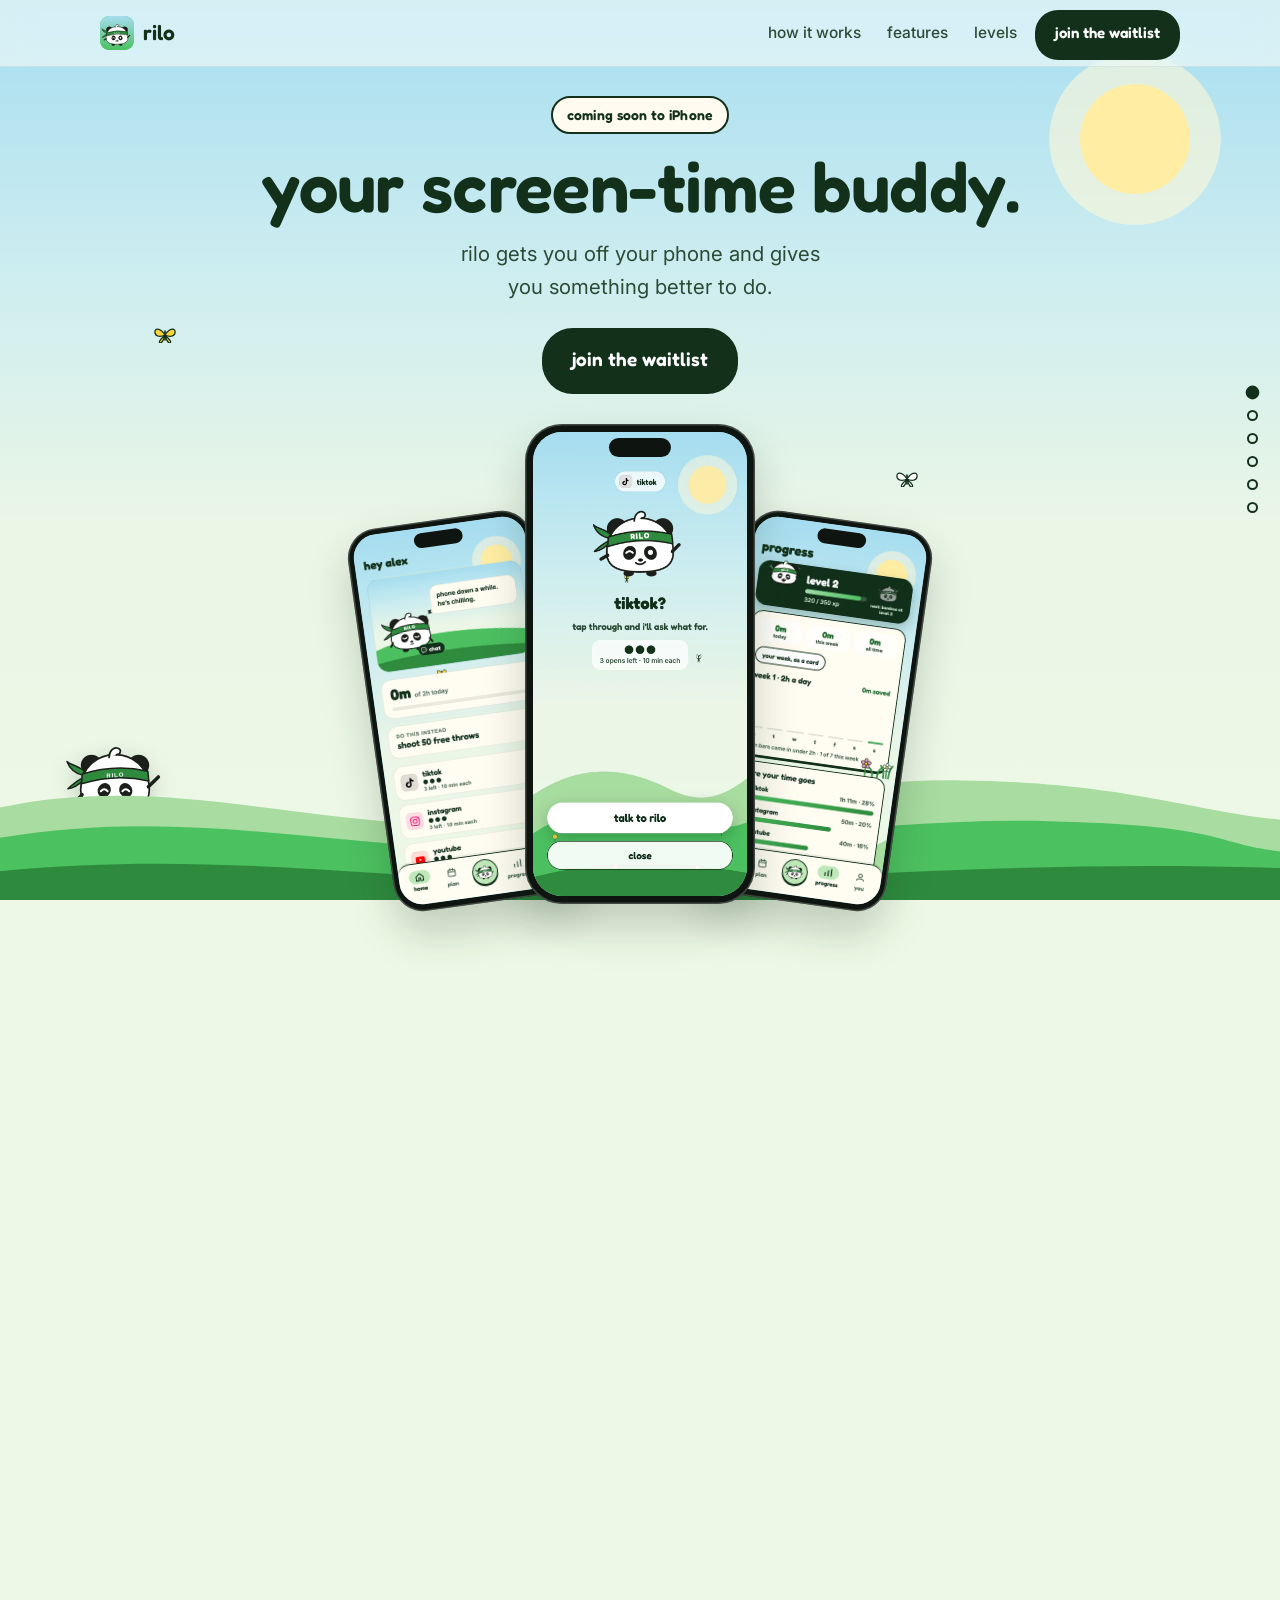
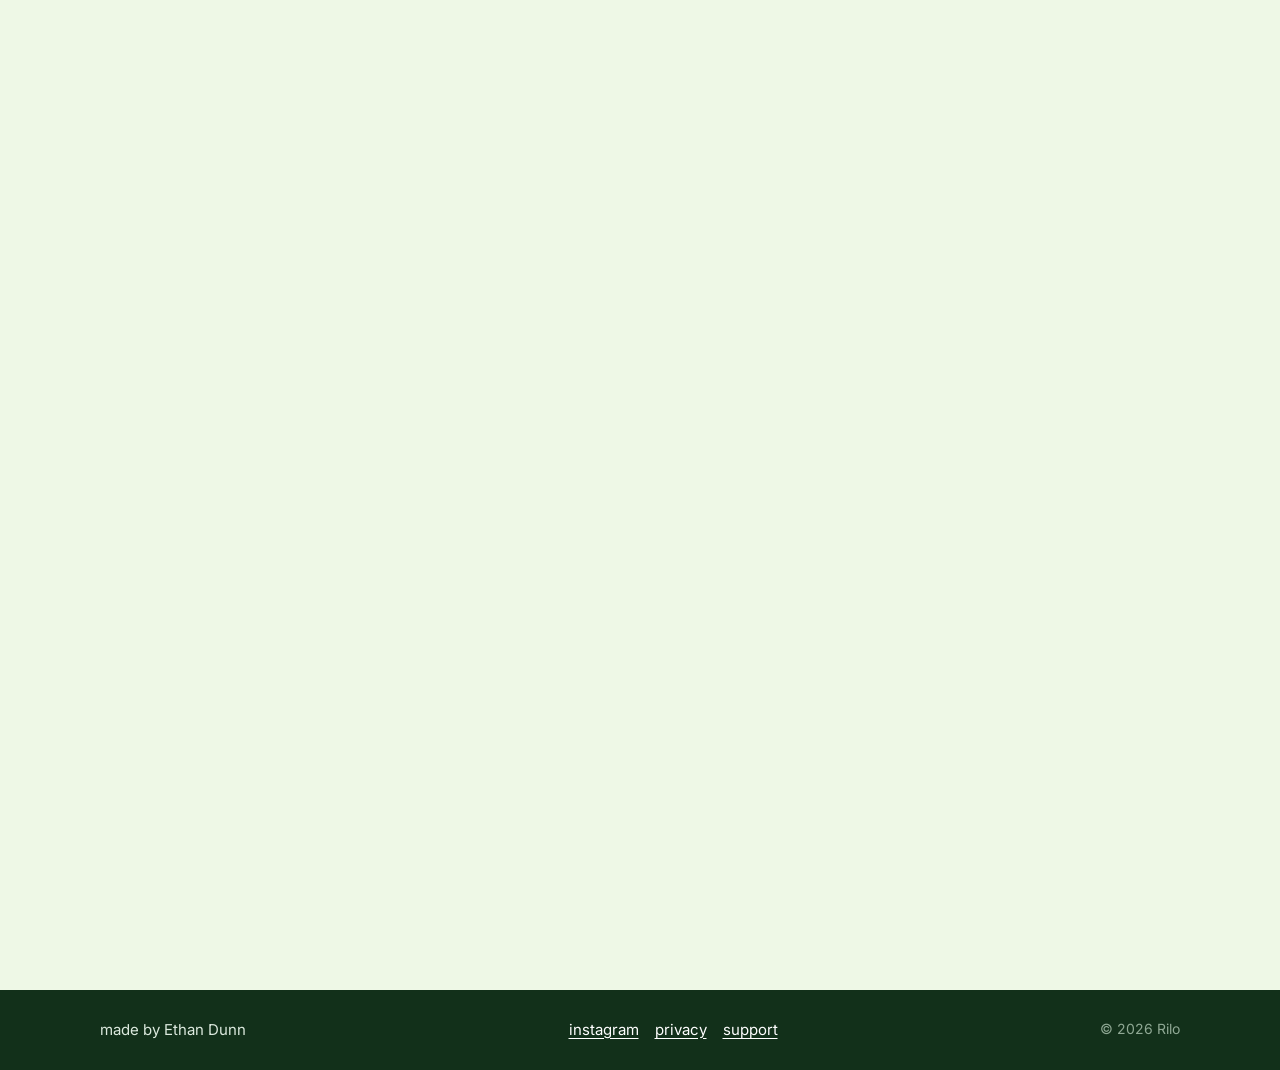
<file: index.html>
<!doctype html>
<html lang="en">
<head>
<meta charset="utf-8">
<meta name="viewport" content="width=device-width, initial-scale=1, viewport-fit=cover">
<title>Rilo · your screen-time buddy</title>
<meta name="description" content="rilo blocks the apps you pick, asks why you're opening them, and gives you something better to do. your screen-time buddy for iPhone.">
<meta name="theme-color" content="#A6DDF0">

<link rel="icon" href="img/favicon.svg" type="image/svg+xml">
<link rel="icon" href="img/favicon-32.png" sizes="32x32">
<link rel="apple-touch-icon" href="img/apple-touch-icon.png">

<meta property="og:type" content="website">
<meta property="og:title" content="Rilo · your screen-time buddy">
<meta property="og:description" content="rilo gets you off your phone and gives you something better to do.">
<meta property="og:image" content="https://rilo.one/img/og.png">
<meta property="og:image:width" content="1200">
<meta property="og:image:height" content="630">
<meta name="twitter:card" content="summary_large_image">
<meta name="twitter:title" content="Rilo · your screen-time buddy">
<meta name="twitter:description" content="rilo gets you off your phone and gives you something better to do.">
<meta name="twitter:image" content="https://rilo.one/img/og.png">

<link rel="preconnect" href="https://fonts.googleapis.com">
<link rel="preconnect" href="https://fonts.gstatic.com" crossorigin>
<link href="https://fonts.googleapis.com/css2?family=Fredoka:wght@500;600;700&family=Inter:wght@400;500;600;700&display=swap" rel="stylesheet">
<link rel="stylesheet" href="css/style.css">
</head>
<body>

<a class="skip-link" href="#main">skip to content</a>

<!-- ─────────────── the world ───────────────
     One fixed background per Rilo theme, stacked. Whichever scene is in
     the middle of the screen picks the theme, and they crossfade.
     js/main.js fills in the decor (bamboo, petals, snow…) and the hills. -->
<div class="world" aria-hidden="true">
  <div class="sky is-on" data-theme="grass"></div>
  <div class="sky" data-theme="bamboo"></div>
  <div class="sky" data-theme="sakura"></div>
  <div class="sky" data-theme="sunset"></div>
  <div class="sky" data-theme="snow"></div>
</div>

<!-- ───────────────────────── nav ───────────────────────── -->
<header class="nav">
  <div class="nav__in">
    <a class="nav__brand" href="#top">
      <img src="img/favicon.svg" alt="" width="34" height="34" class="nav__icon">
      <span>rilo</span>
    </a>
    <nav class="nav__links" aria-label="sections">
      <a href="#how">how it works</a>
      <a href="#features">features</a>
      <a href="#levels">levels</a>
    </nav>
    <a class="btn btn--sm nav__wait" href="#waitlist">join the waitlist</a>
  </div>
</header>

<!-- one dot per scene; filled in by js/main.js, desktop only -->
<nav class="dots" aria-label="jump to a section" id="dots"></nav>

<main id="main">

<!-- ───────────────────────── 1 · hero · grass ───────────────────────── -->
<section class="scene scene--hero" id="top" data-theme="grass" data-name="home">
  <div class="wrap hero">
    <p class="soon fx" style="--i:0" data-shipped="out now on iPhone">coming soon to iPhone</p>
    <h1 class="hero__title fx" style="--i:0">your screen-time buddy.</h1>
    <p class="hero__sub fx" style="--i:1">rilo gets you off your phone and gives you something better to do.</p>

    <div class="hero__cta fx" style="--i:2">
      <!-- swapped for a real App Store button once APP_STORE_URL is set -->
      <a class="btn btn--lg" id="app-store-slot" href="#waitlist">join the waitlist</a>
    </div>

    <div class="fan" role="group" aria-label="rilo on iPhone">
      <div class="fan__side fan__side--l fx" style="--i:4">
        <div class="phone">
          <div class="phone__screen">
            <img src="img/screens/home.webp" width="780" height="1688" decoding="async"
                 alt="rilo's home screen: today's total, what to do instead, and each app with the opens it has left.">
          </div>
          <div class="phone__island" aria-hidden="true"></div>
        </div>
      </div>

      <div class="fan__front fx" style="--i:3">
        <div class="phone float">
          <div class="phone__screen">
            <img src="img/screens/shield.webp" width="780" height="1688" fetchpriority="high" decoding="async"
                 alt="rilo blocking tiktok: 'tap through and i'll ask what for', with three opens left.">
          </div>
          <div class="phone__island" aria-hidden="true"></div>
        </div>
      </div>

      <div class="fan__side fan__side--r fx" style="--i:5">
        <div class="phone">
          <div class="phone__screen">
            <img src="img/screens/progress.webp" width="780" height="1688" decoding="async"
                 alt="rilo's progress screen: level 2, time saved, and the week so far.">
          </div>
          <div class="phone__island" aria-hidden="true"></div>
        </div>
      </div>
    </div>
  </div>
</section>

<!-- ─────────────────── 2 · your day · bamboo ─────────────────── -->
<section class="scene" id="day" data-theme="bamboo" data-name="your day">
  <div class="wrap split">
    <div class="split__text">
      <p class="label fx" style="--i:0">your day</p>
      <h2 class="fx" style="--i:1">where does your day go?</h2>
      <p class="lede fx" style="--i:2">rilo shows you exactly which apps eat your day — and how many opens each one has left.</p>
    </div>
    <div class="split__art fx" style="--i:3">
      <div class="phone">
        <div class="phone__screen">
          <img src="img/screens/breakdown.webp" width="780" height="1688" loading="lazy" decoding="async"
               alt="where your time goes: tiktok 1h 11m at 28%, instagram 50m at 20%, youtube 40m at 16%, snapchat 30m at 12%.">
        </div>
        <div class="phone__island" aria-hidden="true"></div>
      </div>
    </div>
  </div>
</section>

<!-- ─────────────────── 3 · how it works · sakura ─────────────────── -->
<section class="scene" id="how" data-theme="sakura" data-name="how it works">
  <div class="wrap split" data-cycle>
    <div class="split__text">
      <p class="label fx" style="--i:0">how it works</p>
      <h2 class="fx" style="--i:1">three steps, that's it.</h2>
      <ol class="tabs fx" style="--i:2">
        <li><button type="button" class="tab" data-i="0">
          <span class="tab__num">1</span>
          <span class="tab__body"><b>pick your apps</b><span>tell rilo which ones steal your time.</span></span>
        </button></li>
        <li><button type="button" class="tab" data-i="1">
          <span class="tab__num">2</span>
          <span class="tab__body"><b>rilo stops you and asks why</b><span>"why are you opening this?" — answer it honestly.</span></span>
        </button></li>
        <li><button type="button" class="tab" data-i="2">
          <span class="tab__num">3</span>
          <span class="tab__body"><b>do this instead</b><span>he points you at one of your own hobbies.</span></span>
        </button></li>
      </ol>
    </div>
    <div class="split__art fx" style="--i:3">
      <div class="phone">
        <div class="phone__screen">
          <img class="scr" data-i="0" src="img/screens/pickapps.webp" width="780" height="1688" loading="lazy" decoding="async"
               alt="picking which apps rilo watches: tiktok, instagram and youtube ticked.">
          <img class="scr" data-i="1" src="img/screens/shield.webp" width="780" height="1688" loading="lazy" decoding="async"
               alt="rilo stopping an app open and asking what it's for.">
          <img class="scr" data-i="2" src="img/screens/plan.webp" width="780" height="1688" loading="lazy" decoding="async"
               alt="rilo's plan for the day, with 'shoot 50 free throws' up next.">
        </div>
        <div class="phone__island" aria-hidden="true"></div>
      </div>
    </div>
  </div>
</section>

<!-- ─────────────────── 4 · features · sunset ─────────────────── -->
<section class="scene" id="features" data-theme="sunset" data-name="features">
  <div class="wrap split split--flip" data-cycle>
    <div class="split__text">
      <p class="label fx" style="--i:0">features</p>
      <h2 class="fx" style="--i:1">what rilo actually does.</h2>
      <ol class="tabs tabs--plain fx" style="--i:2">
        <li><button type="button" class="tab" data-i="0">
          <span class="tab__body"><b>limits that actually work.</b><span>each app gets a few opens a day. when they're gone, they're gone.</span></span>
        </button></li>
        <li><button type="button" class="tab" data-i="1">
          <span class="tab__body"><b>strict mode, for when you're serious.</b><span>can't be turned off on a whim — loosening anything takes 24 hours.</span></span>
        </button></li>
        <li><button type="button" class="tab" data-i="2">
          <span class="tab__body"><b>watch the time come back.</b><span>time saved, your level, and the week so far.</span></span>
        </button></li>
      </ol>
    </div>
    <div class="split__art fx" style="--i:3">
      <div class="phone">
        <div class="phone__screen">
          <img class="scr" data-i="0" src="img/screens/home.webp" width="780" height="1688" loading="lazy" decoding="async"
               alt="each app on the home screen showing three opens left at ten minutes each.">
          <img class="scr" data-i="1" src="img/screens/strict.webp" width="780" height="1688" loading="lazy" decoding="async"
               alt="your limits with strict mode on: loosening anything takes 24 hours.">
          <img class="scr" data-i="2" src="img/screens/progress.webp" width="780" height="1688" loading="lazy" decoding="async"
               alt="rilo's progress screen: level 2, time saved, and the week so far.">
        </div>
        <div class="phone__island" aria-hidden="true"></div>
      </div>
    </div>
  </div>
</section>

<!-- ─────────────────── 5 · moods + levels · snow ─────────────────── -->
<section class="scene" id="levels" data-theme="snow" data-name="levels">
  <div class="wrap center">
    <p class="label fx" style="--i:0">rilo has feelings</p>
    <h2 class="fx" style="--i:1">keep bypassing him and you'll see it.</h2>
    <ul class="moods fx" style="--i:2">
      <li><img src="img/rilo/original-coach.svg" alt="rilo looking encouraging" width="208" height="182" loading="lazy"><span>coach</span></li>
      <li><img src="img/rilo/original-proud.svg" alt="rilo looking proud" width="208" height="182" loading="lazy"><span>proud</span></li>
      <li><img src="img/rilo/original-letdown.svg" alt="rilo looking let down" width="208" height="182" loading="lazy"><span>let down</span></li>
      <li><img src="img/rilo/original-angry.svg" alt="rilo looking angry" width="208" height="182" loading="lazy"><span>angry</span></li>
    </ul>

    <h3 class="sub-h fx" style="--i:3">level up by using less.</h3>
    <p class="lede fx" style="--i:4">every level unlocks a new rilo, all the way to samurai at 100.</p>
    <div class="fx" style="--i:5">
      <ul class="skins" id="skins"></ul>
    </div>
  </div>
</section>

<!-- ─────────────────── 6 · waitlist + faq · grass ─────────────────── -->
<section class="scene scene--end" id="end" data-theme="grass" data-name="get rilo">
  <div class="wrap wrap--narrow center">
    <img class="end__rilo fx" style="--i:0" src="img/rilo/original-proud.svg" alt="rilo, cheering you on" width="208" height="182" loading="lazy">
    <h2 class="fx" style="--i:1">get your time back.</h2>

    <!-- Hidden by js/main.js once APP_STORE_URL is set. -->
    <div class="wait fx" id="waitlist" style="--i:2">
      <p class="lede">rilo's coming to the App Store. drop your email and we'll let you know when it's live. no spam.</p>

      <form class="wait__form" id="waitlist-form" novalidate>
        <label class="sr-only" for="wait-email">your email address</label>
        <input
          id="wait-email"
          type="email"
          name="email"
          inputmode="email"
          autocomplete="email"
          placeholder="you@email.com"
          aria-describedby="wait-error"
          required>
        <button class="btn btn--lg" type="submit" id="wait-submit">join the waitlist</button>
      </form>

      <p class="wait__error" id="wait-error" role="alert" hidden></p>

      <div class="wait__done" id="wait-done" hidden>
        <!-- the optional survey offer; js/survey.js runs it -->
        <div class="sv-invite" id="sv-invite">
          <p>you're in! <span>help shape rilo? (30 sec, all optional)</span></p>
          <button type="button" class="btn btn--lg" id="sv-go">let's go</button>
          <button type="button" class="sv-link" id="sv-no">no thanks</button>
        </div>
        <p id="sv-bye" hidden>you're on the list. see you soon.</p>
      </div>

      <div id="survey" hidden></div>
    </div>

    <p class="price fx" style="--i:4">
      free to download. rilo pro unlocks more.
      <small class="price__note">pricing isn't final and may change before launch.</small>
    </p>

    <div class="faq fx" id="faq" style="--i:5">
      <details class="q">
        <summary><span>does rilo really block apps?</span></summary>
        <p>on iPhone he uses apple's screen time tools, so the block is real.</p>
      </details>
      <details class="q">
        <summary><span>is rilo listening to me?</span></summary>
        <p>no. rilo only listens while you hold the talk button.</p>
      </details>
      <details class="q">
        <summary><span>who is it for?</span></summary>
        <p>anyone 13+ who wants their time back.</p>
      </details>
      <details class="q">
        <summary><span>is it free?</span></summary>
        <p>rilo is free to download. rilo pro unlocks extra features. pricing isn't final and may change before launch.</p>
      </details>
      <details class="q">
        <summary><span>when is it on the app store?</span></summary>
        <!-- the shipped answer replaces this once APP_STORE_URL is set -->
        <p data-shipped="it's out. grab it on the App Store.">soon. join the waitlist and you'll be first to know.</p>
      </details>
    </div>
  </div>
</section>

</main>

<footer class="foot">
  <div class="wrap foot__in">
    <p>made by Ethan Dunn</p>
    <p class="foot__links">
      <a href="https://instagram.com/ethandunnofficial" target="_blank" rel="noopener">instagram</a>
      <a href="/privacy">privacy</a>
      <a href="/support">support</a>
    </p>
    <p class="foot__c">© 2026 Rilo</p>
  </div>
</footer>

<script src="js/survey.js"></script>
<script src="js/main.js"></script>
</body>
</html>
</file>
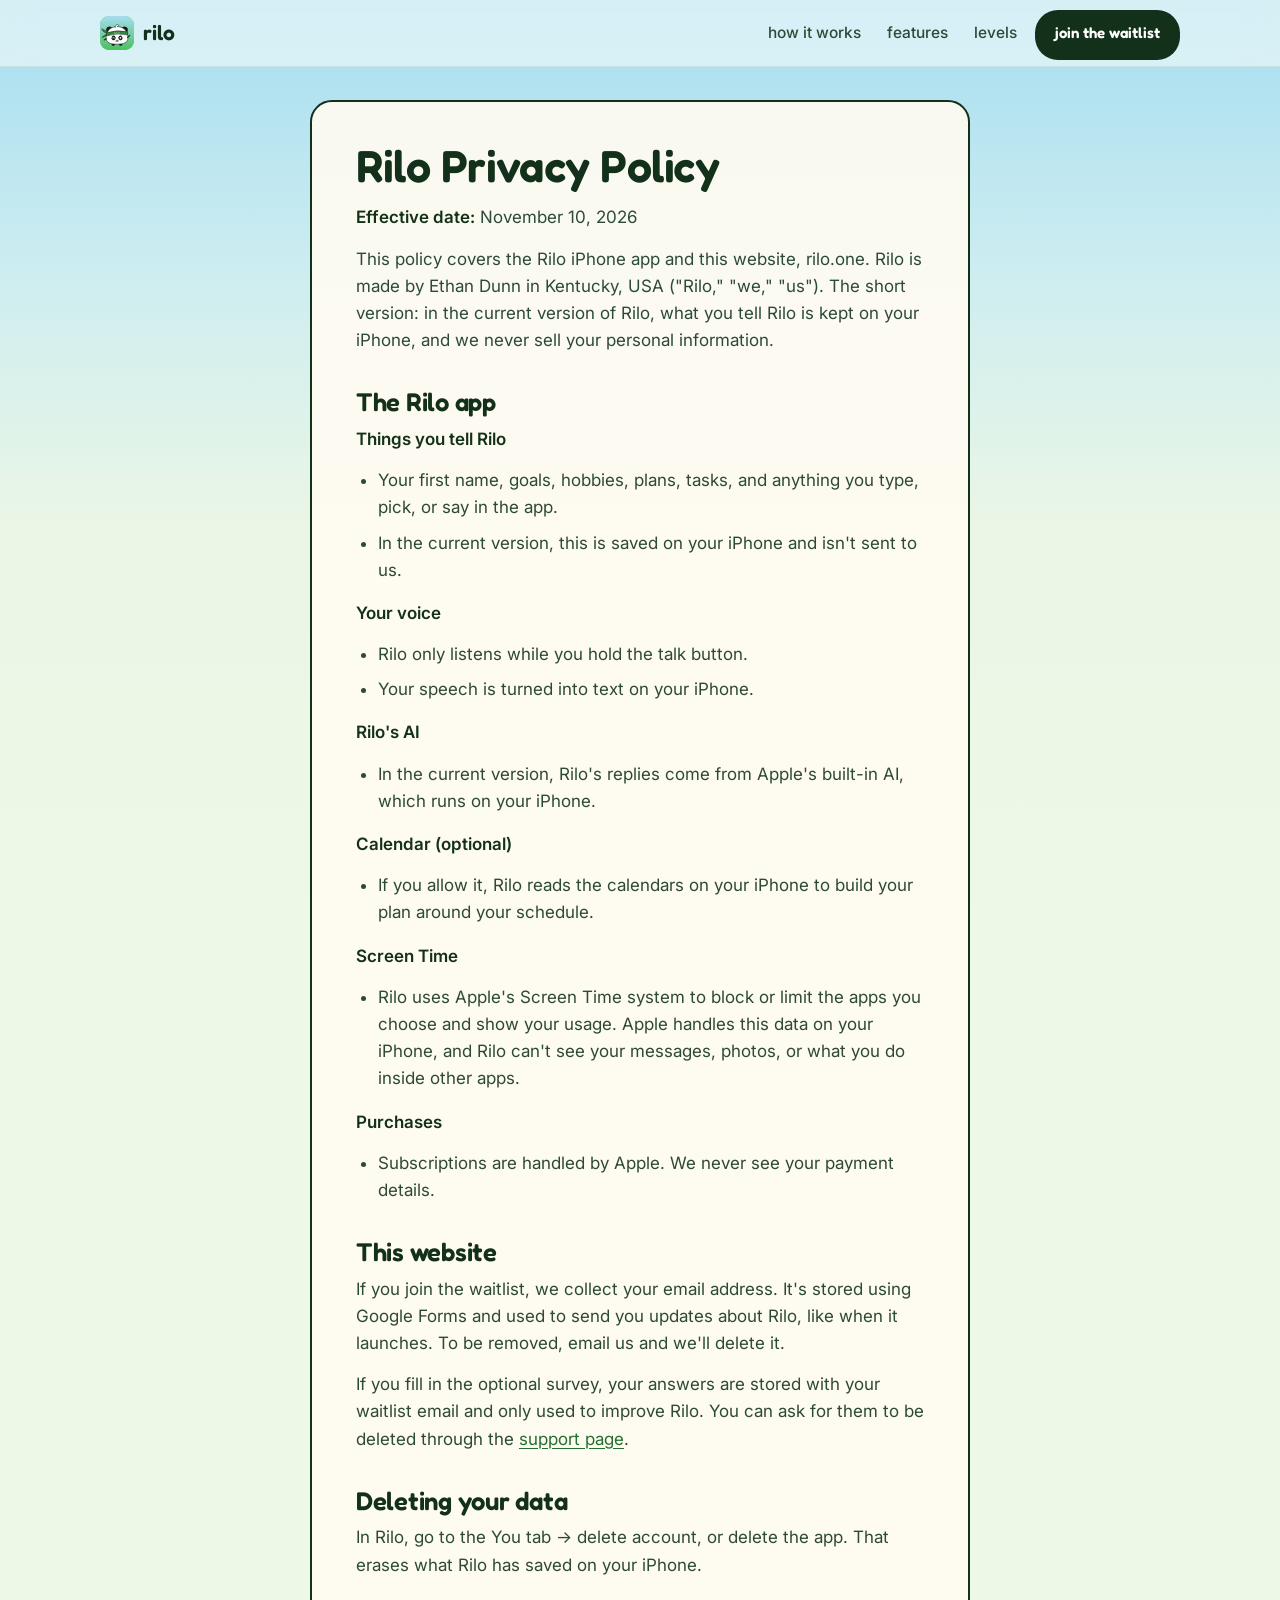
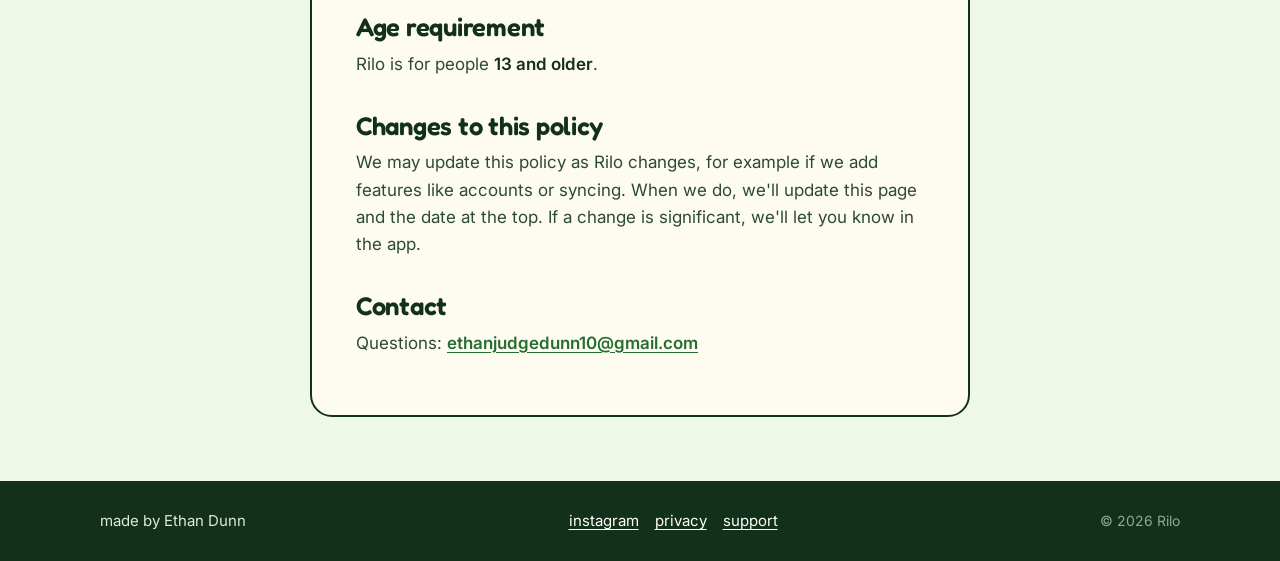
<file: privacy/index.html>
<!doctype html>
<html lang="en">
<head>
<meta charset="utf-8">
<meta name="viewport" content="width=device-width, initial-scale=1, viewport-fit=cover">
<title>Privacy Policy · Rilo</title>
<meta name="description" content="Rilo's privacy policy: everything Rilo knows about you stays on your iPhone.">
<meta name="theme-color" content="#A6DDF0">

<link rel="icon" href="/img/favicon.svg" type="image/svg+xml">
<link rel="icon" href="/img/favicon-32.png" sizes="32x32">
<link rel="apple-touch-icon" href="/img/apple-touch-icon.png">

<link rel="preconnect" href="https://fonts.googleapis.com">
<link rel="preconnect" href="https://fonts.gstatic.com" crossorigin>
<link href="https://fonts.googleapis.com/css2?family=Fredoka:wght@500;600;700&family=Inter:wght@400;500;600;700&display=swap" rel="stylesheet">
<link rel="stylesheet" href="/css/style.css">
</head>
<body>

<a class="skip-link" href="#main">skip to content</a>

<div class="world" aria-hidden="true">
  <div class="sky is-on" data-theme="grass"></div>
</div>

<header class="nav">
  <div class="nav__in">
    <a class="nav__brand" href="/">
      <img src="/img/favicon.svg" alt="" width="34" height="34" class="nav__icon">
      <span>rilo</span>
    </a>
    <nav class="nav__links" aria-label="sections">
      <a href="/#how">how it works</a>
      <a href="/#features">features</a>
      <a href="/#levels">levels</a>
    </nav>
    <a class="btn btn--sm nav__wait" href="/#waitlist">join the waitlist</a>
  </div>
</header>

<main id="main" class="doc">
  <div class="wrap wrap--narrow">
    <article class="doc__card">

<h1>Rilo Privacy Policy</h1>

<p><strong>Effective date:</strong> November 10, 2026</p>

<p>This policy covers the Rilo iPhone app and this website, rilo.one. Rilo is made by Ethan Dunn in Kentucky, USA ("Rilo," "we," "us"). The short version: in the current version of Rilo, what you tell Rilo is kept on your iPhone, and we never sell your personal information.</p>

<h2>The Rilo app</h2>

<p><strong>Things you tell Rilo</strong></p>
<ul>
  <li>Your first name, goals, hobbies, plans, tasks, and anything you type, pick, or say in the app.</li>
  <li>In the current version, this is saved on your iPhone and isn't sent to us.</li>
</ul>

<p><strong>Your voice</strong></p>
<ul>
  <li>Rilo only listens while you hold the talk button.</li>
  <li>Your speech is turned into text on your iPhone.</li>
</ul>

<p><strong>Rilo's AI</strong></p>
<ul>
  <li>In the current version, Rilo's replies come from Apple's built-in AI, which runs on your iPhone.</li>
</ul>

<p><strong>Calendar (optional)</strong></p>
<ul>
  <li>If you allow it, Rilo reads the calendars on your iPhone to build your plan around your schedule.</li>
</ul>

<p><strong>Screen Time</strong></p>
<ul>
  <li>Rilo uses Apple's Screen Time system to block or limit the apps you choose and show your usage. Apple handles this data on your iPhone, and Rilo can't see your messages, photos, or what you do inside other apps.</li>
</ul>

<p><strong>Purchases</strong></p>
<ul>
  <li>Subscriptions are handled by Apple. We never see your payment details.</li>
</ul>

<h2>This website</h2>
<p>If you join the waitlist, we collect your email address. It's stored using Google Forms and used to send you updates about Rilo, like when it launches. To be removed, email us and we'll delete it.</p>
<p>If you fill in the optional survey, your answers are stored with your waitlist email and only used to improve Rilo. You can ask for them to be deleted through the <a href="/support">support page</a>.</p>

<h2>Deleting your data</h2>
<p>In Rilo, go to the You tab → delete account, or delete the app. That erases what Rilo has saved on your iPhone.</p>

<h2>Age requirement</h2>
<p>Rilo is for people <strong>13 and older</strong>.</p>

<h2>Changes to this policy</h2>
<p>We may update this policy as Rilo changes, for example if we add features like accounts or syncing. When we do, we'll update this page and the date at the top. If a change is significant, we'll let you know in the app.</p>

<h2>Contact</h2>
<p>Questions: <strong><a href="mailto:ethanjudgedunn10@gmail.com">ethanjudgedunn10@gmail.com</a></strong></p>

    </article>
  </div>
</main>

<footer class="foot">
  <div class="wrap foot__in">
    <p>made by Ethan Dunn</p>
    <p class="foot__links">
      <a href="https://instagram.com/ethandunnofficial" target="_blank" rel="noopener">instagram</a>
      <a href="/privacy">privacy</a>
      <a href="/support">support</a>
    </p>
    <p class="foot__c">© 2026 Rilo</p>
  </div>
</footer>

</body>
</html>
</file>
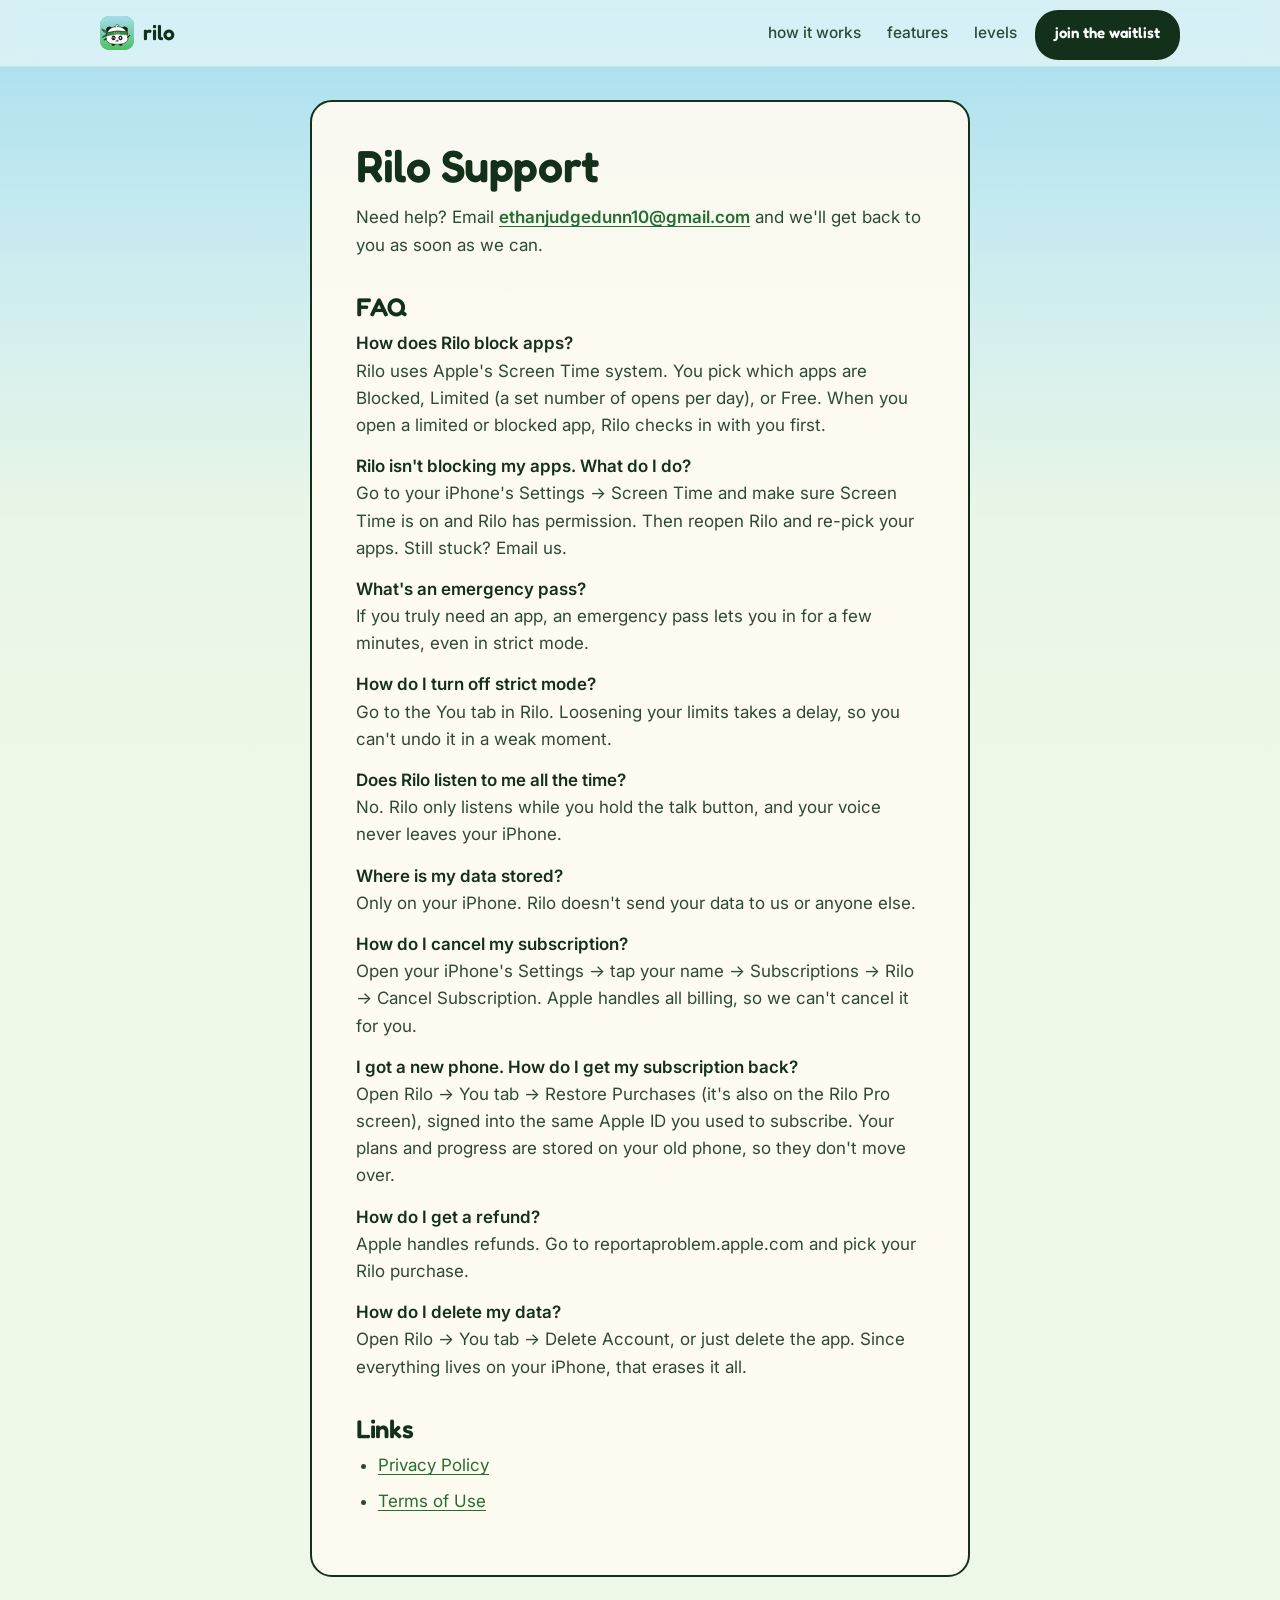
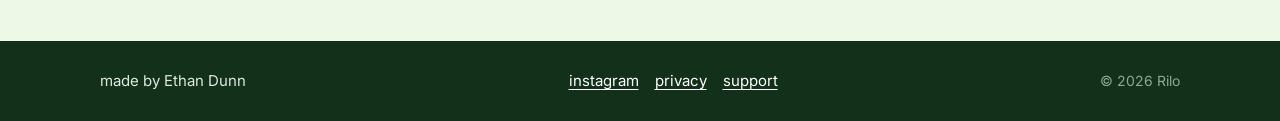
<file: support/index.html>
<!doctype html>
<html lang="en">
<head>
<meta charset="utf-8">
<meta name="viewport" content="width=device-width, initial-scale=1, viewport-fit=cover">
<title>Support · Rilo</title>
<meta name="description" content="Need help with Rilo? Answers to common questions and how to reach us.">
<meta name="theme-color" content="#A6DDF0">

<link rel="icon" href="/img/favicon.svg" type="image/svg+xml">
<link rel="icon" href="/img/favicon-32.png" sizes="32x32">
<link rel="apple-touch-icon" href="/img/apple-touch-icon.png">

<link rel="preconnect" href="https://fonts.googleapis.com">
<link rel="preconnect" href="https://fonts.gstatic.com" crossorigin>
<link href="https://fonts.googleapis.com/css2?family=Fredoka:wght@500;600;700&family=Inter:wght@400;500;600;700&display=swap" rel="stylesheet">
<link rel="stylesheet" href="/css/style.css">
</head>
<body>

<a class="skip-link" href="#main">skip to content</a>

<div class="world" aria-hidden="true">
  <div class="sky is-on" data-theme="grass"></div>
</div>

<header class="nav">
  <div class="nav__in">
    <a class="nav__brand" href="/">
      <img src="/img/favicon.svg" alt="" width="34" height="34" class="nav__icon">
      <span>rilo</span>
    </a>
    <nav class="nav__links" aria-label="sections">
      <a href="/#how">how it works</a>
      <a href="/#features">features</a>
      <a href="/#levels">levels</a>
    </nav>
    <a class="btn btn--sm nav__wait" href="/#waitlist">join the waitlist</a>
  </div>
</header>

<main id="main" class="doc">
  <div class="wrap wrap--narrow">
    <article class="doc__card">

<h1>Rilo Support</h1>

<p>Need help? Email <strong><a href="mailto:ethanjudgedunn10@gmail.com">ethanjudgedunn10@gmail.com</a></strong> and we'll get back to you as soon as we can.</p>

<h2>FAQ</h2>

<p><strong>How does Rilo block apps?</strong><br>
Rilo uses Apple's Screen Time system. You pick which apps are Blocked, Limited (a set number of opens per day), or Free. When you open a limited or blocked app, Rilo checks in with you first.</p>

<p><strong>Rilo isn't blocking my apps. What do I do?</strong><br>
Go to your iPhone's Settings → Screen Time and make sure Screen Time is on and Rilo has permission. Then reopen Rilo and re-pick your apps. Still stuck? Email us.</p>

<p><strong>What's an emergency pass?</strong><br>
If you truly need an app, an emergency pass lets you in for a few minutes, even in strict mode.</p>

<p><strong>How do I turn off strict mode?</strong><br>
Go to the You tab in Rilo. Loosening your limits takes a delay, so you can't undo it in a weak moment.</p>

<p><strong>Does Rilo listen to me all the time?</strong><br>
No. Rilo only listens while you hold the talk button, and your voice never leaves your iPhone.</p>

<p><strong>Where is my data stored?</strong><br>
Only on your iPhone. Rilo doesn't send your data to us or anyone else.</p>

<p><strong>How do I cancel my subscription?</strong><br>
Open your iPhone's Settings → tap your name → Subscriptions → Rilo → Cancel Subscription. Apple handles all billing, so we can't cancel it for you.</p>

<p><strong>I got a new phone. How do I get my subscription back?</strong><br>
Open Rilo → You tab → Restore Purchases (it's also on the Rilo Pro screen), signed into the same Apple ID you used to subscribe. Your plans and progress are stored on your old phone, so they don't move over.</p>

<p><strong>How do I get a refund?</strong><br>
Apple handles refunds. Go to reportaproblem.apple.com and pick your Rilo purchase.</p>

<p><strong>How do I delete my data?</strong><br>
Open Rilo → You tab → Delete Account, or just delete the app. Since everything lives on your iPhone, that erases it all.</p>

<h2>Links</h2>
<ul>
  <li><a href="/privacy">Privacy Policy</a></li>
  <li><a href="https://www.apple.com/legal/internet-services/itunes/dev/stdeula/">Terms of Use</a></li>
</ul>

    </article>
  </div>
</main>

<footer class="foot">
  <div class="wrap foot__in">
    <p>made by Ethan Dunn</p>
    <p class="foot__links">
      <a href="https://instagram.com/ethandunnofficial" target="_blank" rel="noopener">instagram</a>
      <a href="/privacy">privacy</a>
      <a href="/support">support</a>
    </p>
    <p class="foot__c">© 2026 Rilo</p>
  </div>
</footer>

</body>
</html>
</file>
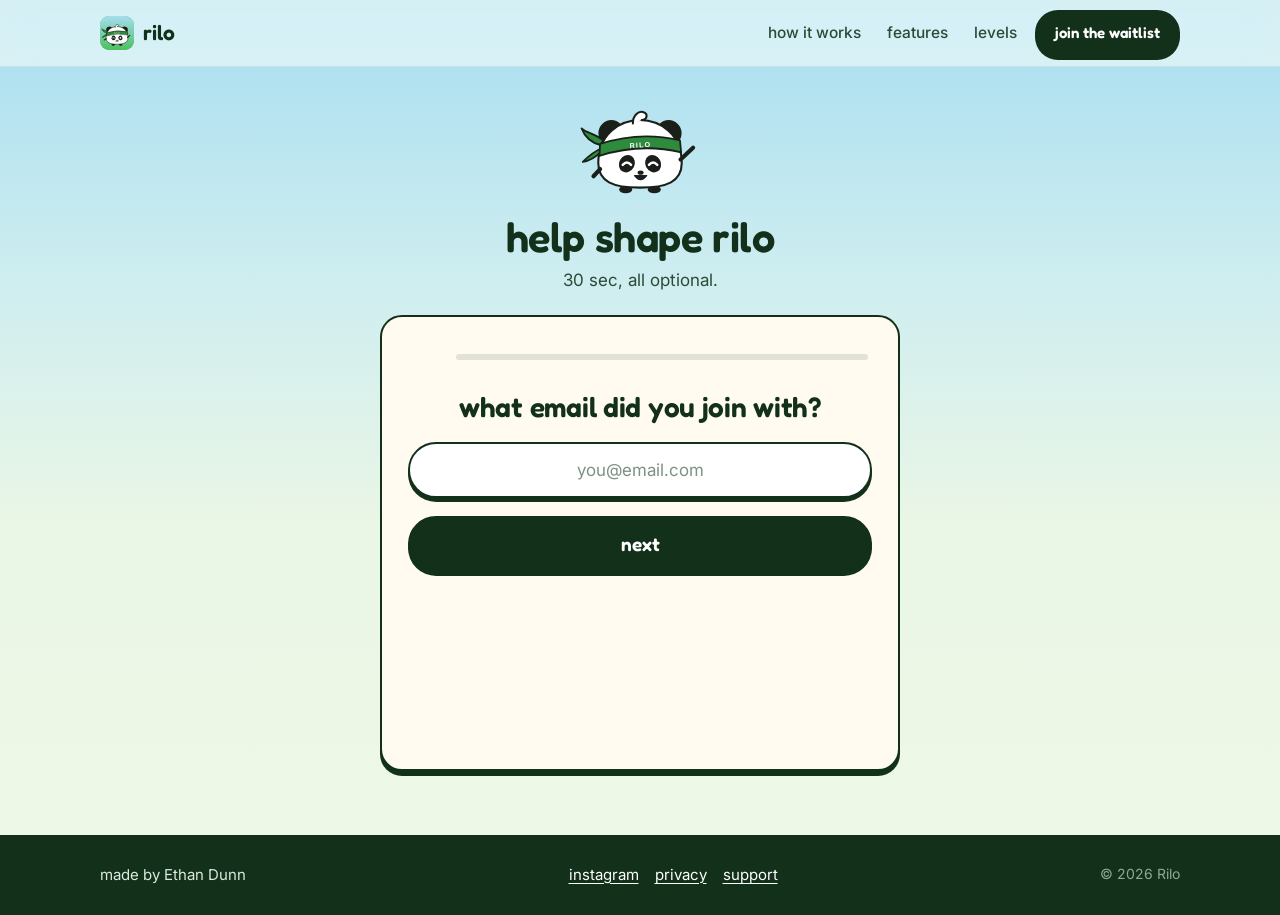
<file: survey/index.html>
<!doctype html>
<html lang="en">
<head>
<meta charset="utf-8">
<meta name="viewport" content="width=device-width, initial-scale=1, viewport-fit=cover">
<title>Help shape Rilo · Rilo</title>
<meta name="description" content="a quick, optional survey for people on the rilo waitlist.">
<!-- only shared by link, so keep it out of search results -->
<meta name="robots" content="noindex">
<meta name="theme-color" content="#A6DDF0">

<link rel="icon" href="/img/favicon.svg" type="image/svg+xml">
<link rel="icon" href="/img/favicon-32.png" sizes="32x32">
<link rel="apple-touch-icon" href="/img/apple-touch-icon.png">

<link rel="preconnect" href="https://fonts.googleapis.com">
<link rel="preconnect" href="https://fonts.gstatic.com" crossorigin>
<link href="https://fonts.googleapis.com/css2?family=Fredoka:wght@500;600;700&family=Inter:wght@400;500;600;700&display=swap" rel="stylesheet">
<link rel="stylesheet" href="/css/style.css">
</head>
<body>

<a class="skip-link" href="#main">skip to content</a>

<div class="world" aria-hidden="true">
  <div class="sky is-on" data-theme="grass"></div>
</div>

<header class="nav">
  <div class="nav__in">
    <a class="nav__brand" href="/">
      <img src="/img/favicon.svg" alt="" width="34" height="34" class="nav__icon">
      <span>rilo</span>
    </a>
    <nav class="nav__links" aria-label="sections">
      <a href="/#how">how it works</a>
      <a href="/#features">features</a>
      <a href="/#levels">levels</a>
    </nav>
    <a class="btn btn--sm nav__wait" href="/#waitlist">join the waitlist</a>
  </div>
</header>

<main id="main" class="sv-page">
  <div class="wrap wrap--narrow">
    <img class="sv-page__rilo" src="/img/rilo/original-wave.svg" alt="" width="208" height="182">
    <h1 class="sv-page__title">help shape rilo</h1>
    <p class="sv-page__sub">30 sec, all optional.</p>

    <div id="survey-page"></div>
  </div>
</main>

<footer class="foot">
  <div class="wrap foot__in">
    <p>made by Ethan Dunn</p>
    <p class="foot__links">
      <a href="https://instagram.com/ethandunnofficial" target="_blank" rel="noopener">instagram</a>
      <a href="/privacy">privacy</a>
      <a href="/support">support</a>
    </p>
    <p class="foot__c">© 2026 Rilo</p>
  </div>
</footer>

<script src="/js/survey.js"></script>
</body>
</html>
</file>
<file: css/style.css>
/* ───────────────────────────────────────────────────────────
   Rilo — marketing site
   One fixed "world" behind the page wears Rilo's app themes
   (lib/themes.js: grass, bamboo, sakura, sunset, snow). Each
   full-screen scene picks a theme; the world crossfades to it
   and the scene's content fades in.
   ─────────────────────────────────────────────────────────── */

:root{
  --ink:#12301A;
  --ink-2:#2C4A36;
  --ink-3:#3D5A46;
  --card:#FFFBF1;
  --line:#12301A;
  --green-ink:#246E31;

  --radius:22px;
  --wrap:1120px;
  --hills:clamp(104px,13vw,168px);

  --shadow:0 22px 44px rgba(18,48,26,.22);
  --ease:cubic-bezier(.22,.8,.3,1);
}

*,*::before,*::after{box-sizing:border-box}
[hidden]{display:none !important}

html{
  scroll-behavior:smooth;
  scroll-padding-top:70px;
  -webkit-text-size-adjust:100%;
}

body{
  margin:0;
  /* the world paints the real background; this is only the fallback */
  background:#EEF8E6;
  color:var(--ink);
  font-family:Inter,system-ui,-apple-system,"Segoe UI",sans-serif;
  font-size:17px;
  line-height:1.6;
  overflow-x:hidden;
}

h1,h2,h3{
  font-family:Fredoka,Inter,system-ui,sans-serif;
  font-weight:600;
  line-height:1.08;
  letter-spacing:-.01em;
  margin:0;
  text-wrap:balance;
}
h2{font-size:clamp(2rem,6.4vw,3.1rem)}

img{max-width:100%;height:auto;display:block}
a{color:inherit}

.skip-link{
  position:absolute;left:0;top:-80px;z-index:200;
  background:var(--ink);color:#fff;padding:12px 18px;border-radius:0 0 12px 0;
  font-weight:600;
}
.skip-link:focus{top:0}

:focus-visible{outline:3px solid var(--ink);outline-offset:3px;border-radius:6px}

.wrap{width:100%;max-width:var(--wrap);margin-inline:auto;padding-inline:20px}
.wrap--narrow{max-width:700px}
.center{text-align:center}

.sr-only{
  position:absolute;width:1px;height:1px;padding:0;margin:-1px;overflow:hidden;
  clip:rect(0 0 0 0);white-space:nowrap;border:0;
}

/* ───────────────────────── buttons ───────────────────────── */

.btn{
  display:inline-flex;align-items:center;justify-content:center;gap:8px;
  font-family:Fredoka,sans-serif;font-weight:600;
  text-decoration:none;
  background:var(--ink);color:#fff;
  border:2px solid var(--line);
  border-radius:999px;
  box-shadow:0 4px 0 var(--line);
  transition:transform .12s ease,box-shadow .12s ease;
  cursor:pointer;
}
.btn--sm{font-size:15px;padding:9px 18px;min-height:42px}
.btn--lg{font-size:19px;padding:14px 28px;min-height:56px}
.btn:hover{transform:translateY(2px);box-shadow:0 2px 0 var(--line)}
.btn:active{transform:translateY(4px);box-shadow:0 0 0 var(--line)}
.btn--ghost{background:var(--card);color:var(--ink)}

/* ───────────────────────── nav ───────────────────────── */

.nav{
  position:fixed;top:0;left:0;right:0;z-index:100;
  background:rgba(255,253,246,.55);
  backdrop-filter:blur(14px) saturate(1.2);
  -webkit-backdrop-filter:blur(14px) saturate(1.2);
  border-bottom:1px solid rgba(18,48,26,.08);
}
.nav__in{
  width:100%;max-width:var(--wrap);margin-inline:auto;
  padding:10px 20px;
  display:flex;align-items:center;gap:18px;
}
.nav__brand{
  display:flex;align-items:center;gap:9px;
  font-family:Fredoka,sans-serif;font-weight:600;font-size:21px;
  text-decoration:none;margin-right:auto;
}
.nav__icon{border-radius:9px}
.nav__links{display:none;gap:26px;font-weight:500;font-size:15.5px}
.nav__links a{text-decoration:none;color:var(--ink-2)}
.nav__links a:hover{color:var(--ink)}
@media (min-width:860px){.nav__links{display:flex}}

/* the scene dots down the right edge */
.dots{display:none}
@media (min-width:1000px){
  .dots{
    position:fixed;right:22px;top:50%;transform:translateY(-50%);z-index:90;
    display:flex;flex-direction:column;gap:12px;
  }
  .dots a{
    display:block;width:11px;height:11px;border-radius:50%;
    border:2px solid var(--ink);background:transparent;
    transition:background .3s ease,transform .3s var(--ease);
  }
  .dots a.is-on{background:var(--ink);transform:scale(1.25)}
  .dots a:hover{background:rgba(18,48,26,.35)}
}

/* ───────────────────────── the world ───────────────────────── */

.world{position:fixed;inset:0;z-index:-1;pointer-events:none;overflow:hidden}

.sky{
  position:absolute;inset:0;
  opacity:0;
  transition:opacity 1.2s ease;
}
.sky.is-on{opacity:1}
/* decor in a hidden theme doesn't need to keep moving */
.sky:not(.is-on) *{animation-play-state:paused !important}

.sky[data-theme="grass"] {background:linear-gradient(180deg,#A6DDF0 0%,#CDEDF0 30%,#EAF6E6 58%,#EEF8E6 100%)}
.sky[data-theme="bamboo"]{background:linear-gradient(180deg,#FFD7A3 0%,#FFE8C4 26%,#F8F1D9 54%,#EAF5E2 100%)}
.sky[data-theme="sakura"]{background:linear-gradient(180deg,#FFD3E0 0%,#FFE6EE 30%,#FFF4F2 58%,#F1F7EA 100%)}
.sky[data-theme="sunset"]{background:linear-gradient(180deg,#FFB08A 0%,#FFCBA4 28%,#FFE3C8 52%,#F3E9DA 100%)}
.sky[data-theme="snow"]  {background:linear-gradient(180deg,#C9E6FA 0%,#E0F0FB 34%,#F2F8FC 62%,#F6FAFD 100%)}

/* each theme's things drift in slightly as it arrives */
.sky .deco{transform:scale(1.04);transition:transform 1.6s var(--ease)}
.sky.is-on .deco{transform:none}

.w-sun{
  position:absolute;border-radius:50%;
  width:var(--s);height:var(--s);
  background:var(--core);
  box-shadow:0 0 0 calc(var(--s) * .28) var(--glow);
  animation:sun-glow 6s ease-in-out infinite;
}
/* on a phone the high suns tuck into the corner, clear of the headlines */
@media (max-width:759px){
  .w-sun--top{scale:.7;translate:40% -40%}
  .w-sun--top[style*="left"]{translate:-40% -40%}
}

.w-hills{position:absolute;left:0;right:0;bottom:-1px;height:var(--hills)}
.w-hills svg{position:absolute;inset:0;width:100%;height:100%;display:block}
.w-rilo{
  position:absolute;left:5%;bottom:46%;
  width:clamp(64px,8vw,112px);
  filter:drop-shadow(0 6px 10px rgba(18,48,26,.18));
}

.w-bamboo{position:absolute;bottom:0;width:60px;height:auto;transform-origin:50% 100%}
.w-sway{animation:bamboo-sway var(--d,7s) ease-in-out infinite;transform-origin:50% 100%}

.w-branch{
  position:absolute;top:56px;right:-6px;
  width:clamp(220px,32vw,420px);
  transform:scaleX(-1);
}
.w-branch svg{display:block;width:100%;height:auto}

.w-birds{position:absolute;top:16%;left:8%;width:clamp(160px,20vw,280px)}
@media (max-width:759px){.w-birds{top:auto;bottom:calc(var(--hills) + 34%);left:2%;width:130px}}

.w-fall{
  position:absolute;top:0;
  animation:leaf-fall var(--d,13s) linear var(--delay,0s) infinite both;
}
.w-fly{position:absolute;animation:butterfly var(--d,14s) ease-in-out var(--delay,0s) infinite}
.w-fly svg g{transform-origin:11px 8px;animation:flap .35s ease-in-out infinite alternate}

/* ───────────────────────── scenes ───────────────────────── */

.scene{
  position:relative;
  min-height:100vh;min-height:100svh;
  display:flex;align-items:center;
  padding:92px 0 calc(var(--hills) + 24px);
}
.scene > .wrap{width:100%}

/* the fade: everything marked .fx slides up into place when its scene
   arrives, staggered by --i, and fades back out when the scene leaves */
.fx{
  opacity:0;
  transform:translateY(28px);
  transition:
    opacity .8s ease calc(var(--i,0) * 90ms),
    transform .9s var(--ease) calc(var(--i,0) * 90ms);
}
.scene.is-in .fx{opacity:1;transform:none}
/* leaving is quicker and unstaggered so it never lags behind the scroll */
.scene:not(.is-in) .fx{transition-duration:.45s;transition-delay:0s}

.label{
  font-family:Fredoka,sans-serif;
  font-size:12.5px;font-weight:600;
  letter-spacing:.13em;text-transform:uppercase;
  color:var(--green-ink);
  margin:0 0 10px;
}
.lede{color:var(--ink-3);margin:14px 0 0;font-size:1.08rem}

/* ─────────────── the iPhone mockup ───────────────
   The screen is exactly the screenshot's shape (780×1688), so nothing
   is cropped; the bezel is an even border around it. That makes the
   whole phone ~2.08:1, the shape of a real iPhone 15/16. */

.phone{
  position:relative;
  width:100%;
  padding:3.4%;
  background:#0E1510;
  border-radius:16% / 7.7%;
  box-shadow:var(--shadow),0 0 0 1.5px rgba(255,255,255,.22) inset;
}
.phone__screen{
  position:relative;
  aspect-ratio:780/1688;
  border-radius:13.5% / 6.25%;
  overflow:hidden;
  background:#A6DDF0;
  /* keeps the rounded clip on Safari while children animate */
  isolation:isolate;
}
.phone__screen img{
  position:absolute;inset:0;
  width:100%;height:100%;
  object-fit:cover;
}
.phone__island{
  position:absolute;z-index:2;
  top:2.9%;left:50%;transform:translateX(-50%);
  width:27%;aspect-ratio:3.4/1;
  background:#0E1510;
  border-radius:999px;
}

/* screens that crossfade inside one phone */
.scr{opacity:0;transform:scale(1.03);transition:opacity .7s ease,transform 1.2s var(--ease)}
.scr.is-on{opacity:1;transform:none}

/* ───────────────────────── 1 · hero ───────────────────────── */

.scene--hero{padding-top:96px}
.hero{text-align:center}
.hero__title{font-size:clamp(2.4rem,9vw,4.4rem)}
.hero__sub{
  margin:14px auto 0;max-width:30ch;
  font-size:clamp(1.05rem,3.6vw,1.28rem);
  color:var(--ink-2);
}
.hero__cta{
  margin-top:24px;
  display:flex;flex-direction:column;align-items:center;gap:12px;
}
@media (min-width:620px){.hero__cta{flex-direction:row;justify-content:center;gap:14px}}

.fan{
  margin-top:34px;
  display:flex;align-items:flex-end;justify-content:center;
}
.fan__front{z-index:3;width:min(40vw,200px)}
.fan__side{z-index:1;width:min(29vw,160px)}
.fan__side--l{margin-right:-9%}
.fan__side--r{margin-left:-9%}
.fan__side--l .phone{transform:rotate(-8deg)}
.fan__side--r .phone{transform:rotate(8deg)}
@media (min-width:760px){
  .fan__front{width:230px}
  .fan__side{width:185px}
  .fan__side--l{margin-right:-30px}
  .fan__side--r{margin-left:-30px}
}

/* ───────────────────── split scenes ───────────────────── */

.split{display:grid;gap:30px;align-items:center}
.split__text{text-align:center;min-width:0}
.split__art{display:flex;justify-content:center}
.split__art .phone{width:min(48vw,205px)}

@media (min-width:860px){
  .split{grid-template-columns:1.1fr 1fr;gap:64px}
  .split__text{text-align:left}
  .split--flip .split__text{order:2}
  .split--flip .split__art{order:1}
  .split__art .phone{width:245px}
}
/* short screens (landscape laptops): keep the phone inside the view */
@media (min-width:860px) and (max-height:760px){
  .split__art .phone{width:210px}
}

/* ── the step / feature tabs that drive the phone ── */
.tabs{
  list-style:none;margin:26px 0 0;padding:0;
  display:grid;gap:10px;
  text-align:left;
}
.tab{
  position:relative;overflow:hidden;
  width:100%;
  display:flex;align-items:flex-start;gap:14px;
  padding:14px 16px;
  font:inherit;color:inherit;text-align:left;
  background:rgba(255,251,241,.55);
  border:2px solid transparent;
  border-radius:18px;
  cursor:pointer;
  transition:background .35s ease,border-color .35s ease,box-shadow .35s ease;
}
.tab:hover{background:rgba(255,251,241,.8)}
.tab.is-on{
  background:var(--card);
  border-color:var(--line);
  box-shadow:0 4px 0 var(--line);
}
.tab__num{
  flex:0 0 auto;
  width:32px;height:32px;
  display:grid;place-items:center;
  border-radius:50%;
  background:rgba(18,48,26,.12);color:var(--ink);
  font-family:Fredoka,sans-serif;font-weight:600;font-size:16px;
  transition:background .35s ease,color .35s ease;
}
.tab.is-on .tab__num{background:var(--ink);color:#fff}
.tab__body{display:block;min-width:0}
.tab__body b{
  display:block;
  font-family:Fredoka,sans-serif;font-weight:600;font-size:1.15rem;line-height:1.25;
  padding-top:3px;
}
/* the description only opens on the active tab, which keeps the scene short */
.tab__body > span{
  display:block;
  max-height:0;overflow:hidden;opacity:0;
  color:var(--ink-3);font-size:15.5px;line-height:1.45;
  transition:max-height .5s var(--ease),opacity .35s ease,margin .5s var(--ease);
}
.tab.is-on .tab__body > span{max-height:5em;opacity:1;margin-top:4px}

/* the progress line along the bottom of the active tab */
.tab::after{
  content:"";
  position:absolute;left:0;bottom:0;height:3px;width:100%;
  background:var(--green-ink);
  transform:scaleX(0);transform-origin:left;
}
.tab.is-timing::after{animation:tab-fill var(--cycle,4s) linear forwards}
@keyframes tab-fill{to{transform:scaleX(1)}}

/* ───────────────────── 5 · moods + levels ───────────────────── */

.moods{
  list-style:none;margin:26px auto 0;padding:0;
  display:grid;grid-template-columns:repeat(4,1fr);
  gap:10px;max-width:560px;
}
.moods li{
  background:var(--card);
  border:2px solid var(--line);
  border-radius:18px;
  box-shadow:0 4px 0 var(--line);
  padding:10px 4px 8px;
}
.moods img{width:min(16vw,76px);margin:0 auto 4px}
.moods span{font-family:Fredoka,sans-serif;font-weight:600;font-size:13.5px;color:var(--ink-2)}

.sub-h{font-size:clamp(1.5rem,4.6vw,2.1rem);margin-top:44px}

.skins{
  list-style:none;margin:20px calc(50% - 50vw) 0;padding:6px 20px 14px;
  display:flex;gap:12px;
  overflow-x:auto;
  scroll-snap-type:x proximity;
  -webkit-overflow-scrolling:touch;
  scrollbar-width:none;
}
.skins::-webkit-scrollbar{display:none}
.skins li{
  flex:0 0 auto;width:104px;
  scroll-snap-align:center;
  background:var(--card);
  border:2px solid var(--line);
  border-radius:18px;
  box-shadow:0 4px 0 var(--line);
  padding:10px 6px 8px;
}
.skins li.is-max{background:#FFF3C9}
.skins img{width:66px;margin:0 auto 4px}
.skins b{display:block;font-family:Fredoka,sans-serif;font-weight:600;font-size:13px;line-height:1.2}
.skins small{display:block;font-size:12px;color:var(--ink-3);margin-top:2px}
@media (min-width:860px){
  .skins{padding-inline:max(20px,calc(50vw - var(--wrap)/2))}
}

/* ───────────────────── 6 · waitlist + faq ───────────────────── */

.scene--end{align-items:flex-start;padding-top:110px}
.end__rilo{width:clamp(110px,22vw,150px);margin:0 auto 14px}
.wait .lede{max-width:40ch;margin-inline:auto}

.wait__form{
  display:flex;flex-direction:column;gap:12px;
  max-width:540px;margin:22px auto 0;
}
.wait__form input{
  flex:1 1 auto;min-width:0;
  font-family:Inter,sans-serif;font-size:17px;
  color:var(--ink);
  background:var(--card);
  border:2px solid var(--line);
  border-radius:999px;
  box-shadow:0 4px 0 var(--line);
  padding:0 22px;min-height:56px;
}
.wait__form input::placeholder{color:#7D9185}
.wait__form input[aria-invalid="true"]{border-color:#B3261E}
.wait__form .btn{flex:0 0 auto}
@media (min-width:620px){.wait__form{flex-direction:row;align-items:stretch}}

.wait__error{margin:14px auto 0;max-width:540px;font-size:15px;font-weight:500;color:#8C1D18}
.wait__done p{
  margin:22px 0 0;
  font-family:Fredoka,sans-serif;font-weight:600;
  font-size:clamp(1.2rem,4.4vw,1.5rem);
}

.soon{
  display:inline-block;margin:0 0 14px;padding:6px 14px;border-radius:999px;
  background:var(--card);color:var(--ink);border:2px solid var(--ink);
  font-family:Fredoka,sans-serif;font-weight:600;font-size:14px;letter-spacing:.02em;
}

.price{
  margin:30px auto 0;max-width:36ch;
  font-family:Fredoka,sans-serif;font-weight:500;
  font-size:clamp(1.05rem,3.6vw,1.3rem);
  line-height:1.45;color:var(--ink-2);
}
.price strong{font-weight:600;color:var(--ink)}
.price__note{
  display:block;margin-top:6px;
  font-family:Inter,sans-serif;font-weight:400;font-size:13.5px;
  color:#5E7365;
}

/* ───────────────── the optional survey (js/survey.js) ───────────────── */

/* the offer that replaces the form after a signup */
.sv-invite{display:flex;flex-direction:column;align-items:center;gap:6px}
.sv-invite p span{
  display:block;margin-top:4px;
  font-size:clamp(1.02rem,3.6vw,1.15rem);font-weight:500;color:var(--ink-2);
}
.sv-invite .btn{margin-top:14px;min-width:200px}
.sv-link{
  font:inherit;font-size:15px;color:var(--ink-3);
  background:none;border:0;padding:12px 16px;min-height:44px;
  text-decoration:underline;text-underline-offset:3px;cursor:pointer;
}
.sv-link:hover{color:var(--ink)}

/* the card that holds one question at a time */
#survey{margin-top:22px;scroll-margin-top:76px}
.sv{
  position:relative;
  max-width:520px;margin-inline:auto;
  background:var(--card);
  border:2px solid var(--line);
  border-radius:var(--radius);
  box-shadow:0 5px 0 var(--line);
  padding:14px 16px 8px;
  text-align:center;
  scroll-margin-top:76px;
}
@media (min-width:620px){.sv{padding:18px 26px 10px}}

.sv__top{display:flex;align-items:center;gap:10px;min-height:44px}
.sv__back{
  flex:0 0 auto;
  width:44px;height:44px;margin-left:-6px;
  display:grid;place-items:center;
  color:var(--ink);background:none;border:0;border-radius:50%;
  cursor:pointer;
}
.sv__back:hover{background:rgba(18,48,26,.08)}
.sv__back[hidden]{display:block !important;visibility:hidden}
.sv__bar{
  flex:1 1 auto;height:6px;margin-right:4px;
  background:rgba(18,48,26,.12);
  border-radius:999px;overflow:hidden;
}
.sv__bar span{
  display:block;height:100%;width:0;
  background:var(--green-ink);border-radius:inherit;
  transition:width .45s var(--ease);
}

.sv__screen{min-height:380px;display:flex;flex-direction:column}
.sv__in{display:flex;flex-direction:column;flex:1 1 auto;padding:6px 0 4px}
.sv__in--fwd{animation:sv-in-fwd .38s var(--ease) both}
.sv__in--back{animation:sv-in-back .38s var(--ease) both}
@keyframes sv-in-fwd{from{opacity:0;transform:translateX(28px)}to{opacity:1;transform:none}}
@keyframes sv-in-back{from{opacity:0;transform:translateX(-28px)}to{opacity:1;transform:none}}

.sv__q{
  font-size:clamp(1.4rem,5.6vw,1.75rem);line-height:1.18;
  margin:6px 4px 0;
}
.sv__q:focus{outline:none}
.sv__q label{cursor:inherit}
.sv__hint{margin:8px 0 0;font-size:14.5px;color:var(--ink-3);transition:color .2s ease}
.sv__warn{margin:14px 0 -4px;font-size:15px;font-weight:600;color:#8C1D18}
.sv__warn:empty{display:none}
.sv__note{margin:8px 0 0;font-size:13.5px;line-height:1.4;color:#6B7D71}

.sv__opts{display:grid;gap:10px;margin-top:18px}
.sv__opt{
  position:relative;
  width:100%;min-height:58px;
  display:flex;align-items:center;justify-content:center;gap:12px;
  padding:12px 18px;
  font-family:Fredoka,sans-serif;font-weight:600;font-size:18px;line-height:1.2;
  color:var(--ink);
  background:#fff;
  border:2px solid var(--line);
  border-radius:18px;
  box-shadow:0 4px 0 var(--line);
  cursor:pointer;
  -webkit-tap-highlight-color:transparent;
  transition:transform .12s ease,box-shadow .12s ease,background .15s ease,color .15s ease;
}
.sv__opt:active{transform:translateY(3px);box-shadow:0 1px 0 var(--line)}
@media (hover:hover){.sv__opt:hover{background:#F1F8EC}}
.sv__opt.is-on,.sv__opt.is-on:hover{background:var(--ink);color:#fff}

/* pick-many: a tick box on the left, text left-aligned */
.sv__opts--many .sv__opt{justify-content:flex-start;text-align:left}
.sv__tick{
  flex:0 0 auto;width:26px;height:26px;
  display:grid;place-items:center;
  border:2px solid currentColor;border-radius:8px;
}
.sv__tick svg{width:18px;height:18px;opacity:0;transform:scale(.6);transition:opacity .15s ease,transform .2s var(--ease)}
.sv__opt.is-on .sv__tick{background:#fff;color:var(--ink);border-color:#fff}
.sv__opt.is-on .sv__tick svg{opacity:1;transform:none}
.sv__opt.is-nope{animation:sv-nope .35s ease}
@keyframes sv-nope{20%,60%{translate:-6px 0}40%,80%{translate:6px 0}}

.sv__next{width:100%;margin-top:18px}
.sv__next:disabled{opacity:.35;cursor:default;transform:none;box-shadow:0 4px 0 var(--line)}

.sv__skip{
  display:block;margin:6px auto 0;
  font:inherit;font-size:15px;color:var(--ink-3);
  background:none;border:0;padding:10px 18px;min-height:44px;
  text-decoration:underline;text-underline-offset:3px;cursor:pointer;
}
.sv__skip:hover{color:var(--ink)}

/* text inputs: 17px so iPhone doesn't zoom in when they're tapped */
.sv__email{display:flex;flex-direction:column;margin-top:18px}
.sv__email input,.sv__text{
  width:100%;
  font-family:Inter,sans-serif;font-size:17px;color:var(--ink);
  background:#fff;
  border:2px solid var(--line);
  box-shadow:0 4px 0 var(--line);
}
.sv__other{
  width:100%;margin-top:12px;min-height:56px;padding:0 20px;
  font-family:Inter,sans-serif;font-size:17px;color:var(--ink);
  background:#fff;border:2px solid var(--line);border-radius:18px;
  box-shadow:0 4px 0 var(--line);
}
.sv__other::placeholder{color:#7D9185}
.sv__email input{border-radius:999px;padding:0 22px;min-height:56px;text-align:center}
.sv__text{
  margin-top:16px;border-radius:18px;padding:14px 16px;
  resize:vertical;min-height:110px;line-height:1.45;
}
.sv__email input::placeholder,.sv__text::placeholder{color:#7D9185}
.sv__email input[aria-invalid="true"]{border-color:#B3261E}
.sv__err{margin:12px 0 0;font-size:15px;font-weight:500;color:#8C1D18}

.sv__check{
  display:flex;align-items:center;gap:12px;
  margin-top:18px;padding:12px 14px;min-height:58px;
  text-align:left;font-weight:600;font-size:16px;line-height:1.3;
  background:rgba(18,48,26,.05);
  border-radius:16px;cursor:pointer;
  -webkit-tap-highlight-color:transparent;
}
.sv__check input{position:absolute;opacity:0;width:1px;height:1px}
.sv__box{
  flex:0 0 auto;width:30px;height:30px;
  display:grid;place-items:center;
  background:#fff;border:2px solid var(--line);border-radius:9px;
  transition:background .15s ease;
}
.sv__box svg{width:20px;height:20px;color:#fff;opacity:0;transform:scale(.6);transition:opacity .15s ease,transform .2s var(--ease)}
.sv__check input:checked + .sv__box{background:var(--ink)}
.sv__check input:checked + .sv__box svg{opacity:1;transform:none}
.sv__check input:focus-visible + .sv__box{outline:3px solid var(--ink);outline-offset:3px}

.sv__end{align-items:center;justify-content:center;gap:6px;padding:20px 0 26px}
.sv__end img{width:clamp(120px,34vw,150px);margin-bottom:8px}
.sv__end .btn{margin-top:20px}

/* /survey: the page around the card */
.sv-page{padding:96px 0 64px}
.sv-page__rilo{width:clamp(96px,24vw,124px);margin:0 auto 10px}
.sv-page__title{text-align:center;font-size:clamp(1.9rem,7vw,2.6rem)}
.sv-page__sub{text-align:center;margin:8px auto 20px;color:var(--ink-2);max-width:32ch}

.faq{display:grid;gap:10px;margin-top:30px;text-align:left}
.q{
  background:rgba(255,251,241,.9);
  border:2px solid var(--line);
  border-radius:18px;
  overflow:hidden;
}
.q summary{
  padding:14px 50px 14px 18px;
  cursor:pointer;
  font-family:Fredoka,sans-serif;font-weight:600;font-size:1.04rem;
  position:relative;list-style:none;
}
.q summary::-webkit-details-marker{display:none}
.q summary::after{
  content:"";
  position:absolute;right:20px;top:50%;
  width:14px;height:14px;
  background:
    linear-gradient(var(--ink),var(--ink)) center/14px 2.5px no-repeat,
    linear-gradient(var(--ink),var(--ink)) center/2.5px 14px no-repeat;
  transform:translateY(-50%);
  transition:transform .25s ease;
}
.q[open] summary::after{
  background:linear-gradient(var(--ink),var(--ink)) center/14px 2.5px no-repeat;
  transform:translateY(-50%) rotate(180deg);
}
.q p{margin:0;padding:0 18px 16px;color:var(--ink-3)}

/* ─────────────── doc pages (/privacy, /support) ─────────────── */

.doc{padding:100px 0 64px}
.doc__card{
  background:rgba(255,251,241,.92);
  border:2px solid var(--line);
  border-radius:var(--radius);
  padding:28px 20px 32px;
}
@media (min-width:620px){.doc__card{padding:40px 44px 44px}}
.doc h1{font-size:clamp(2rem,6.4vw,2.8rem);margin-bottom:14px}
.doc h2{font-size:clamp(1.35rem,4vw,1.6rem);margin:34px 0 10px}
.doc p{margin:0 0 14px;color:var(--ink-2)}
.doc ul{margin:0 0 16px;padding-left:22px;color:var(--ink-2)}
.doc li{margin:0 0 8px}
.doc strong{color:var(--ink);font-weight:600}
.doc a{color:var(--green-ink);text-underline-offset:3px;overflow-wrap:anywhere}

.foot__links{display:flex;gap:16px;justify-content:center}

/* ───────────────────────── footer ───────────────────────── */

.foot{position:relative;background:var(--ink);color:#DCE9DE;padding:28px 0}
.foot__in{display:flex;flex-direction:column;align-items:center;gap:7px;text-align:center;font-size:15px}
.foot p{margin:0}
.foot a{color:#fff;text-decoration:underline;text-underline-offset:3px}
.foot__c{color:#8FA894;font-size:14px}
@media (min-width:620px){.foot__in{flex-direction:row;justify-content:space-between}}

/* ───────────────────────── motion ───────────────────────── */

.float{animation:float 6.5s ease-in-out infinite}
@keyframes float{0%,100%{translate:0 0}50%{translate:0 -12px}}

@keyframes sun-glow{
  0%,100%{opacity:.9;transform:scale(1)}
  50%{opacity:1;transform:scale(1.04)}
}
@keyframes bamboo-sway{
  0%,100%{transform:rotate(-1.2deg)}
  50%{transform:rotate(1.2deg)}
}
@keyframes leaf-fall{
  0%{transform:translate3d(0,-40px,0) rotate(0deg);opacity:0}
  10%{opacity:1}
  50%{transform:translate3d(26px,50vh,0) rotate(160deg)}
  90%{opacity:1}
  100%{transform:translate3d(-10px,105vh,0) rotate(320deg);opacity:0}
}
@keyframes flap{from{transform:scaleX(1)}to{transform:scaleX(.35)}}
@keyframes butterfly{
  0%{transform:translate3d(0,0,0)}
  25%{transform:translate3d(90px,-40px,0)}
  50%{transform:translate3d(160px,10px,0)}
  75%{transform:translate3d(60px,50px,0)}
  100%{transform:translate3d(0,0,0)}
}

/* everything above is decoration — switch it all off on request */
@media (prefers-reduced-motion:reduce){
  html{scroll-behavior:auto}
  .fx{opacity:1;transform:none;transition:none}
  .float{animation:none}
  .w-fall,.w-fly{display:none}
  *,*::before,*::after{
    animation-duration:.001ms !important;
    animation-iteration-count:1 !important;
    transition-duration:.001ms !important;
  }
}
</file>
